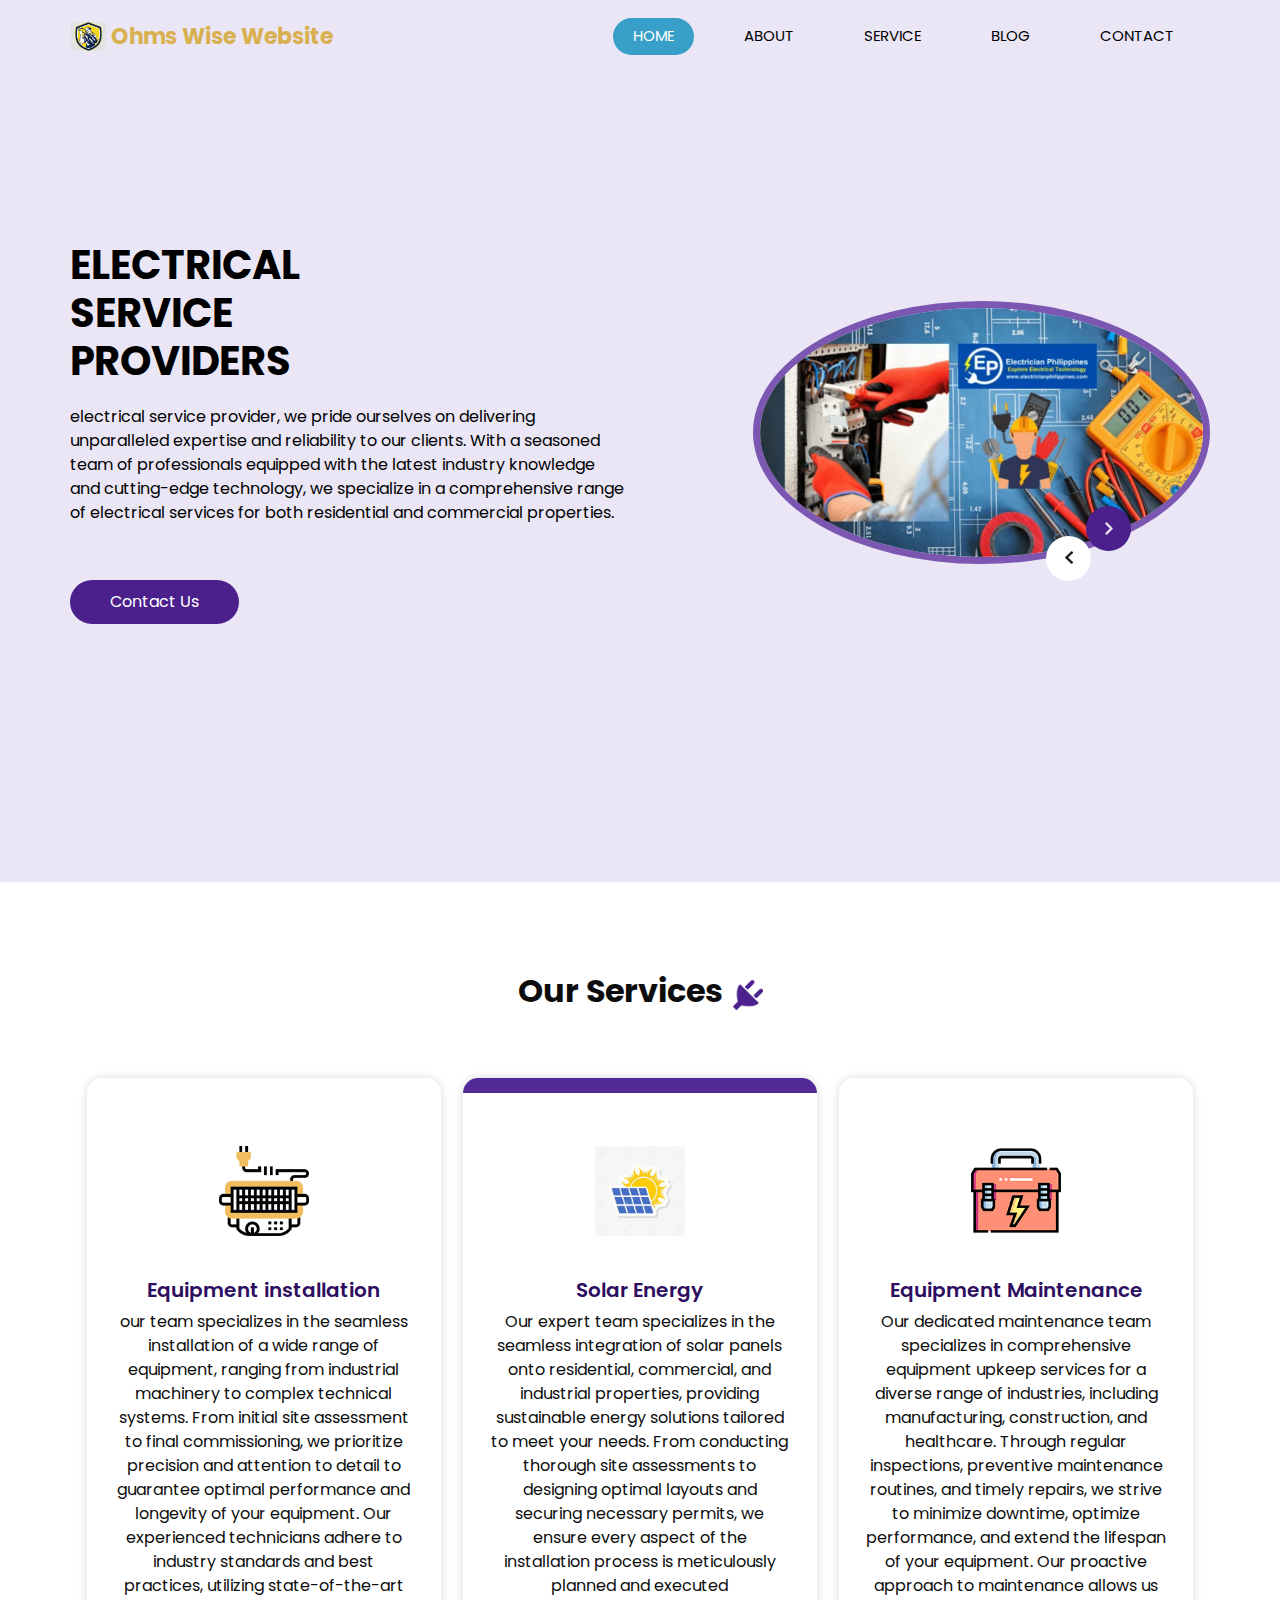
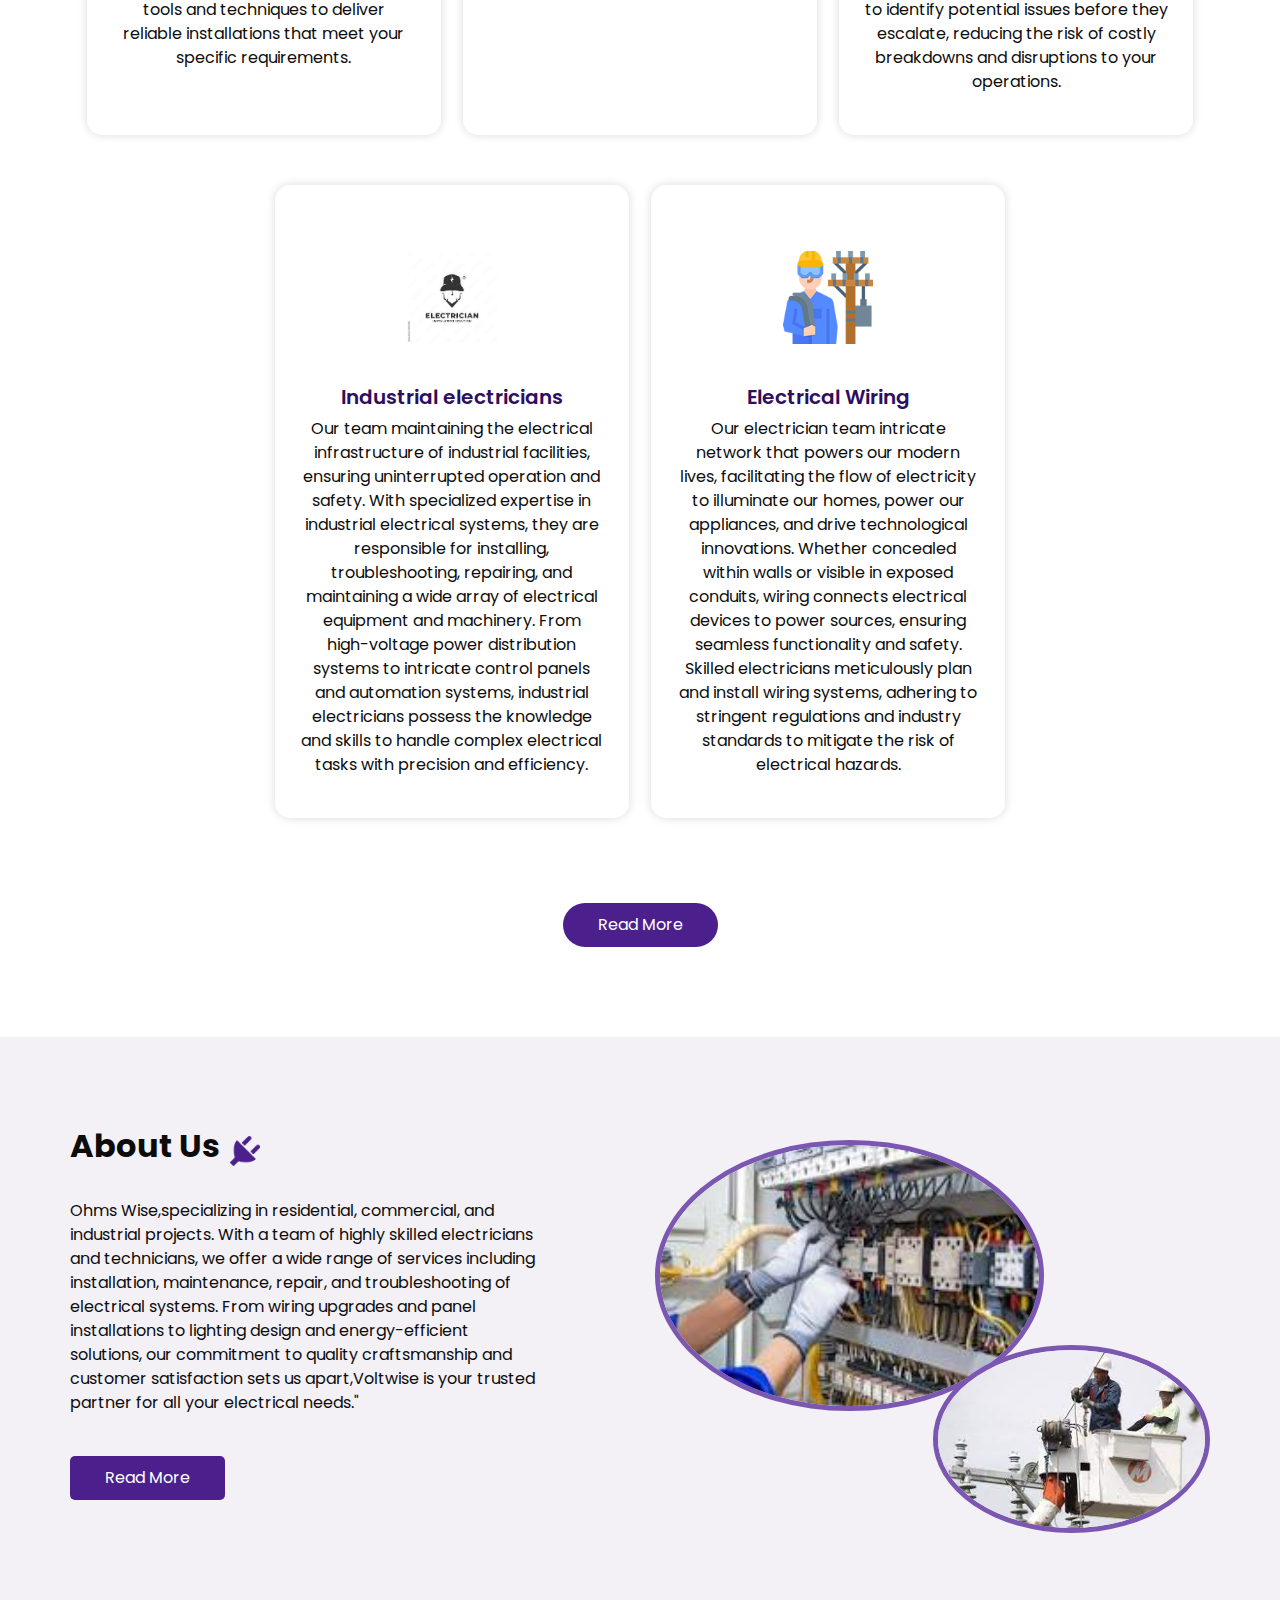
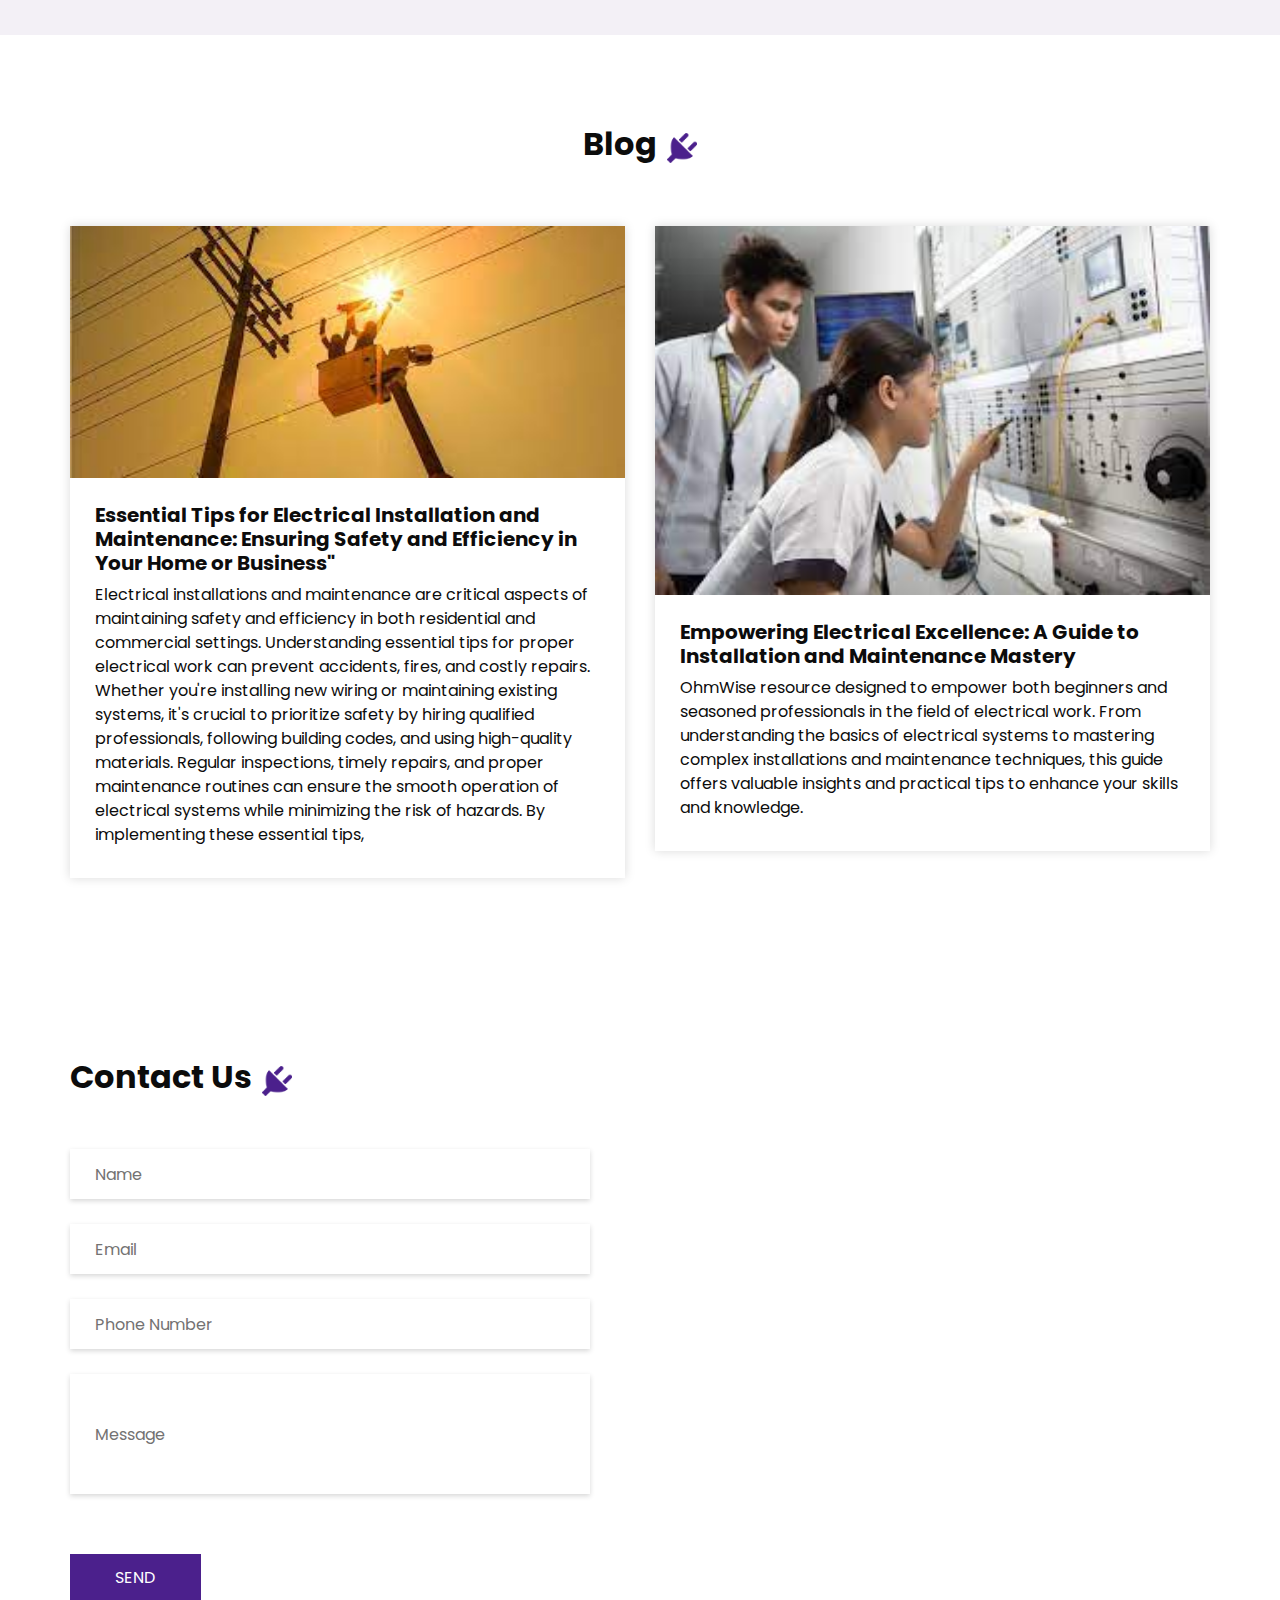
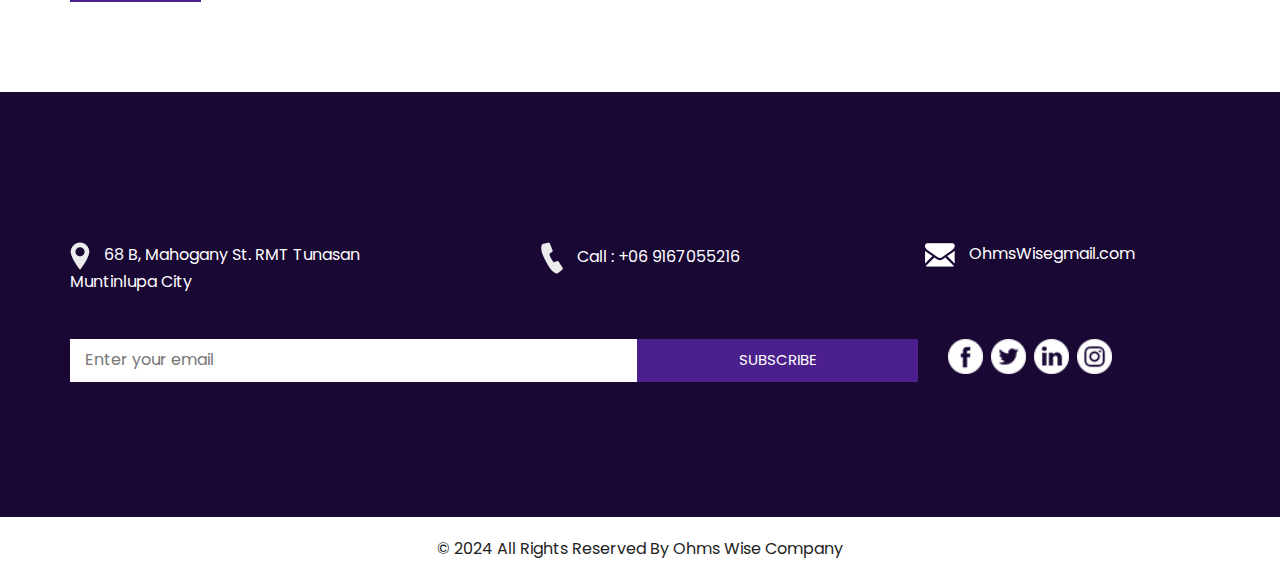
<file: electrochip-html/index.html>
<!DOCTYPE html>
<html>

<head>
  <!-- Basic -->
  <meta charset="utf-8" />
  <meta http-equiv="X-UA-Compatible" content="IE=edge" />
  <!-- Mobile Metas -->
  <meta name="viewport" content="width=device-width, initial-scale=1, shrink-to-fit=no" />
  <!-- Site Metas -->
  <meta name="keywords" content="" />
  <meta name="description" content="" />
  <meta name="author" content="" />

  <title>Ohms Wise Website</title>

  <!-- slider stylesheet -->
  <link rel="stylesheet" type="text/css" href="https://cdnjs.cloudflare.com/ajax/libs/OwlCarousel2/2.1.3/assets/owl.carousel.min.css" />

  <!-- bootstrap core css -->
  <link rel="stylesheet" type="text/css" href="css/bootstrap.css" />

  <!-- fonts style -->
  <link href="https://fonts.googleapis.com/css?family=Poppins:400,600,700&display=swap" rel="stylesheet">
  <!-- Custom styles for this template -->
  <link href="css/style.css" rel="stylesheet" />
  <!-- responsive style -->
  <link href="css/responsive.css" rel="stylesheet" />
</head>

<body>

  <div class="hero_area">
    <!-- header section strats -->
    <header class="header_section">
      <div class="container">
        <nav class="navbar navbar-expand-lg custom_nav-container ">
          <a class="navbar-brand" href="index.html">
            <img src="images/logo.png" alt="">
            <span>
              Ohms Wise Website
            </span>
          </a>
          <button class="navbar-toggler" type="button" data-toggle="collapse" data-target="#navbarSupportedContent" aria-controls="navbarSupportedContent" aria-expanded="false" aria-label="Toggle navigation">
            <span class="s-1"> </span>
            <span class="s-2"> </span>
            <span class="s-3"> </span>
          </button>

          <div class="collapse navbar-collapse" id="navbarSupportedContent">
            <div class="d-flex ml-auto flex-column flex-lg-row align-items-center">
              <ul class="navbar-nav  ">
                <li class="nav-item active">
                  <a class="nav-link" href="index.html">Home <span class="sr-only">(current)</span></a>
                </li>
                <li class="nav-item">
                  <a class="nav-link" href="about.html"> About</a>
                </li>
                <li class="nav-item">
                  <a class="nav-link" href="service.html"> Service </a>
                </li>
                <li class="nav-item">
                  <a class="nav-link" href="blog.html"> Blog </a>
                </li>
                <li class="nav-item">
                  <a class="nav-link" href="contact.html">Contact </a>
                </li>
              </ul>
            </div>
          </div>
        </nav>
      </div>
    </header>
    <!-- end header section -->
    <!-- slider section -->
    <section class=" slider_section ">
      <div class="container">
        <div class="row">
          <div class="col-md-6 ">
            <div class="detail_box">
              <h1>
                Electrical <br>
                Service <br>
                Providers
              </h1>
          </p>electrical service provider, we pride ourselves on delivering unparalleled expertise and reliability to our clients. With a seasoned team of professionals equipped with the latest industry knowledge and cutting-edge technology, we specialize in a comprehensive range of electrical services for both residential and commercial properties.</p>
              <a href="" class="">
                Contact Us
            </div>
          </div>
          <div class="col-lg-5 col-md-6 offset-lg-1">
            <div class="img_content">
              <div class="img_container">
                <div id="carouselExampleControls" class="carousel slide" data-ride="carousel">
                  <div class="carousel-inner">
                    <div class="carousel-item active">
                      <div class="img-box">
                        <img src="images/slider-img.jpg" alt="">
                      </div>
                    </div>
                    <div class="carousel-item">
                      <div class="img-box">
                        <img src="images/slider-img.jpg" alt="">
                      </div>
                    </div>
                    <div class="carousel-item">
                      <div class="img-box">
                        <img src="images/slider-img.jpg" alt="">
                      </div>
                    </div>
                  </div>
                </div>
              </div>
              <a class="carousel-control-prev" href="#carouselExampleControls" role="button" data-slide="prev">
                <span class="sr-only">Previous</span>
              </a>
              <a class="carousel-control-next" href="#carouselExampleControls" role="button" data-slide="next">
                <span class="sr-only">Next</span>
              </a>
            </div>

          </div>
        </div>
      </div>
    </section>
    <!-- end slider section -->
  </div>


  <!-- service section -->
  <section class="service_section layout_padding">
    <div class="container">
      <div class="heading_container">
        <h2>
          Our Services
        </h2>
        <img src="images/plug.png" alt="">
      </div>

      <div class="service_container">
        <div class="box">
          <div class="img-box">
            <img src="images/s1.png" class="img1" alt="">
          </div>
          <div class="detail-box">
            <h5>
              Equipment installation
            </h5>
            <p>
              our team specializes in the seamless installation of a wide range of equipment, ranging from industrial machinery to complex technical systems. From initial site assessment to final commissioning, we prioritize precision and attention to detail to guarantee optimal performance and longevity of your equipment. Our experienced technicians adhere to industry standards and best practices, utilizing state-of-the-art tools and techniques to deliver reliable installations that meet your specific requirements.
            </p>
          </div>
        </div>
        <div class="box active">
          <div class="img-box">
            <img src="images/s2.png" class="img1" alt="">
          </div>
          <div class="detail-box">
            <h5>
              Solar Energy
            </h5>
            <p>
              Our expert team specializes in the seamless integration of solar panels onto residential, commercial, and industrial properties, providing sustainable energy solutions tailored to meet your needs. From conducting thorough site assessments to designing optimal layouts and securing necessary permits, we ensure every aspect of the installation process is meticulously planned and executed
            </p>
          </div>
        </div>
        <div class="box">
          <div class="img-box">
            <img src="images/s3.png" class="img1" alt="">
          </div>
          <div class="detail-box">
            <h5>
              Equipment Maintenance
            </h5>
            <p>
              Our dedicated maintenance team specializes in comprehensive equipment upkeep services for a diverse range of industries, including manufacturing, construction, and healthcare. Through regular inspections, preventive maintenance routines, and timely repairs, we strive to minimize downtime, optimize performance, and extend the lifespan of your equipment. Our proactive approach to maintenance allows us to identify potential issues before they escalate, reducing the risk of costly breakdowns and disruptions to your operations.
            </p>
          </div>
        </div>
        <div class="box ">
          <div class="img-box">
            <img src="images/s4.png" class="img1" alt="">
          </div>
          <div class="detail-box">
            <h5>
              Industrial electricians
            </h5>
            <p>
              Our team  maintaining the electrical infrastructure of industrial facilities, ensuring uninterrupted operation and safety. With specialized expertise in industrial electrical systems, they are responsible for installing, troubleshooting, repairing, and maintaining a wide array of electrical equipment and machinery. From high-voltage power distribution systems to intricate control panels and automation systems, industrial electricians possess the knowledge and skills to handle complex electrical tasks with precision and efficiency.
            </p>
          </div>
        </div>
        <div class="box">
          <div class="img-box">
            <img src="images/s5.png" class="img1" alt="">
          </div>
          <div class="detail-box">
            <h5>
              Electrical Wiring
            </h5>
            <p>
              Our electrician team intricate network that powers our modern lives, facilitating the flow of electricity to illuminate our homes, power our appliances, and drive technological innovations. Whether concealed within walls or visible in exposed conduits, wiring connects electrical devices to power sources, ensuring seamless functionality and safety. Skilled electricians meticulously plan and install wiring systems, adhering to stringent regulations and industry standards to mitigate the risk of electrical hazards.

            </p>
          </div>
        </div>
      </div>
      <div class="btn-box">
        <a href="">
          Read More
        </a>
      </div>
    </div>
  </section>
  <!-- end service section -->

  <!-- about section -->
  <section class="about_section layout_padding">
    <div class="container">
      <div class="row">
        <div class="col-md-6">
          <div class="detail-box">
            <div class="heading_container">
              <h2>
                About Us
              </h2>
              <img src="images/plug.png" alt="">
            </div>
            <p>
              Ohms Wise,specializing in residential, commercial, and industrial projects. With a team of highly skilled electricians and technicians, we offer a wide range of services including installation, maintenance, repair, and troubleshooting of electrical systems. From wiring upgrades and panel installations to lighting design and energy-efficient solutions, our commitment to quality craftsmanship and customer satisfaction sets us apart,Voltwise is your trusted partner for all your electrical needs."
            </p>
            <a href="">
              Read More
            </a>
          </div>
        </div>
        <div class="col-md-6">
          <div class="img_container">
            <div class="img-box b1">
              <img src="images/about-img1.jpg" alt="" />
            </div>
            <div class="img-box b2">
              <img src="images/about-img2.jpg" alt="" />
            </div>
          </div>

        </div>

      </div>
    </div>
  </section>

  <!-- end about section -->




  <!-- blog section -->

  <section class="blog_section layout_padding">
    <div class="container">
      <div class="heading_container">
        <h2>
          Blog
        </h2>
        <img src="images/plug.png" alt="">
      </div>
      <div class="row">
        <div class="col-md-6">
          <div class="box">
            <div class="img-box">
              <img src="images/blog1.jpg" alt="">
            </div>
            <div class="detail-box">
              <h5>
                Essential Tips for Electrical Installation and Maintenance: Ensuring Safety and Efficiency in Your Home or Business"
              </h5>
              <p>
                Electrical installations and maintenance are critical aspects of maintaining safety and efficiency in both residential and commercial settings. Understanding essential tips for proper electrical work can prevent accidents, fires, and costly repairs. Whether you're installing new wiring or maintaining existing systems, it's crucial to prioritize safety by hiring qualified professionals, following building codes, and using high-quality materials. Regular inspections, timely repairs, and proper maintenance routines can ensure the smooth operation of electrical systems while minimizing the risk of hazards. By implementing these essential tips,
              </p>
            </div>
          </div>
        </div>
        <div class="col-md-6">
          <div class="box">
            <div class="img-box">
              <img src="images/blog2.jpg" alt="">
            </div>
            <div class="detail-box">
              <h5>
                Empowering Electrical Excellence: A Guide to Installation and Maintenance Mastery
              </h5>
              <p>
                OhmWise resource designed to empower both beginners and seasoned professionals in the field of electrical work. From understanding the basics of electrical systems to mastering complex installations and maintenance techniques, this guide offers valuable insights and practical tips to enhance your skills and knowledge.
              </p>
            </div>
          </div>
        </div>
      </div>
    </div>
  </section>

  <!-- end blog section -->



  <!-- contact section -->

  <section class="contact_section layout_padding">
    <div class="container ">
      <div class="heading_container">
        <h2>
          Contact Us
        </h2>
        <img src="images/plug.png" alt="">
      </div>
    </div>
    <div class="container">
      <div class="row">
        <div class="col-md-6">
          <form action="">
            <div>
              <input type="text" placeholder="Name" />
            </div>
            <div>
              <input type="email" placeholder="Email" />
            </div>
            <div>
              <input type="text" placeholder="Phone Number" />
            </div>
            <div>
              <input type="text" class="message-box" placeholder="Message" />
            </div>
            <div class="d-flex ">
              <button>
                SEND
              </button>
            </div>
          </form>
        </div>
        <div class="col-md-6">
        </div>
      </div>
    </div>
  </section>

  <!-- end contact section -->


  <!-- info section -->

  <section class="info_section layout_padding">
    <div class="container">
      <div class="info_contact">
        <div class="row">
          <div class="col-md-4">
            <a href="">
              <img src="images/location-white.png" alt="">
              <span>
                68 B, Mahogany St. RMT Tunasan Muntinlupa City
              </span>
            </a>
          </div>
          <div class="col-md-4">
            <a href="">
              <img src="images/telephone-white.png" alt="">
              <span>
                Call : +06 9167055216
              </span>
            </a>
          </div>
          <div class="col-md-4">
            <a href="">
              <img src="images/envelope-white.png" alt="">
              <span>
                OhmsWisegmail.com
              </span>
            </a>
          </div>
        </div>
      </div>
      <div class="row">
        <div class="col-md-8 col-lg-9">
          <div class="info_form">
            <form action="">
              <input type="text" placeholder="Enter your email">
              <button>
                subscribe
              </button>
            </form>
          </div>
        </div>
        <div class="col-md-4 col-lg-3">
          <div class="info_social">
            <div>
              <a href="">
                <img src="images/fb.png" alt="">
              </a>
            </div>
            <div>
              <a href="">
                <img src="images/twitter.png" alt="">
              </a>
            </div>
            <div>
              <a href="">
                <img src="images/linkedin.png" alt="">
              </a>
            </div>
            <div>
              <a href="">
                <img src="images/instagram.png" alt="">
              </a>
            </div>
          </div>
        </div>
      </div>

    </div>
  </section>

  <!-- end info section -->

  <!-- footer section -->
  <footer class="container-fluid footer_section">
    <div class="container">
      <div class="row">
        <div class="col-lg-7 col-md-9 mx-auto">
          <p>
            &copy; 2024 All Rights Reserved By
            <a href="https://html.design/">Ohms Wise Company</a>
          </p>
        </div>
      </div>
    </div>
  </footer>
  <!-- footer section -->


  <script src="js/jquery-3.4.1.min.js"></script>
  <script src="js/bootstrap.js"></script>

</body>

</html>
</file>
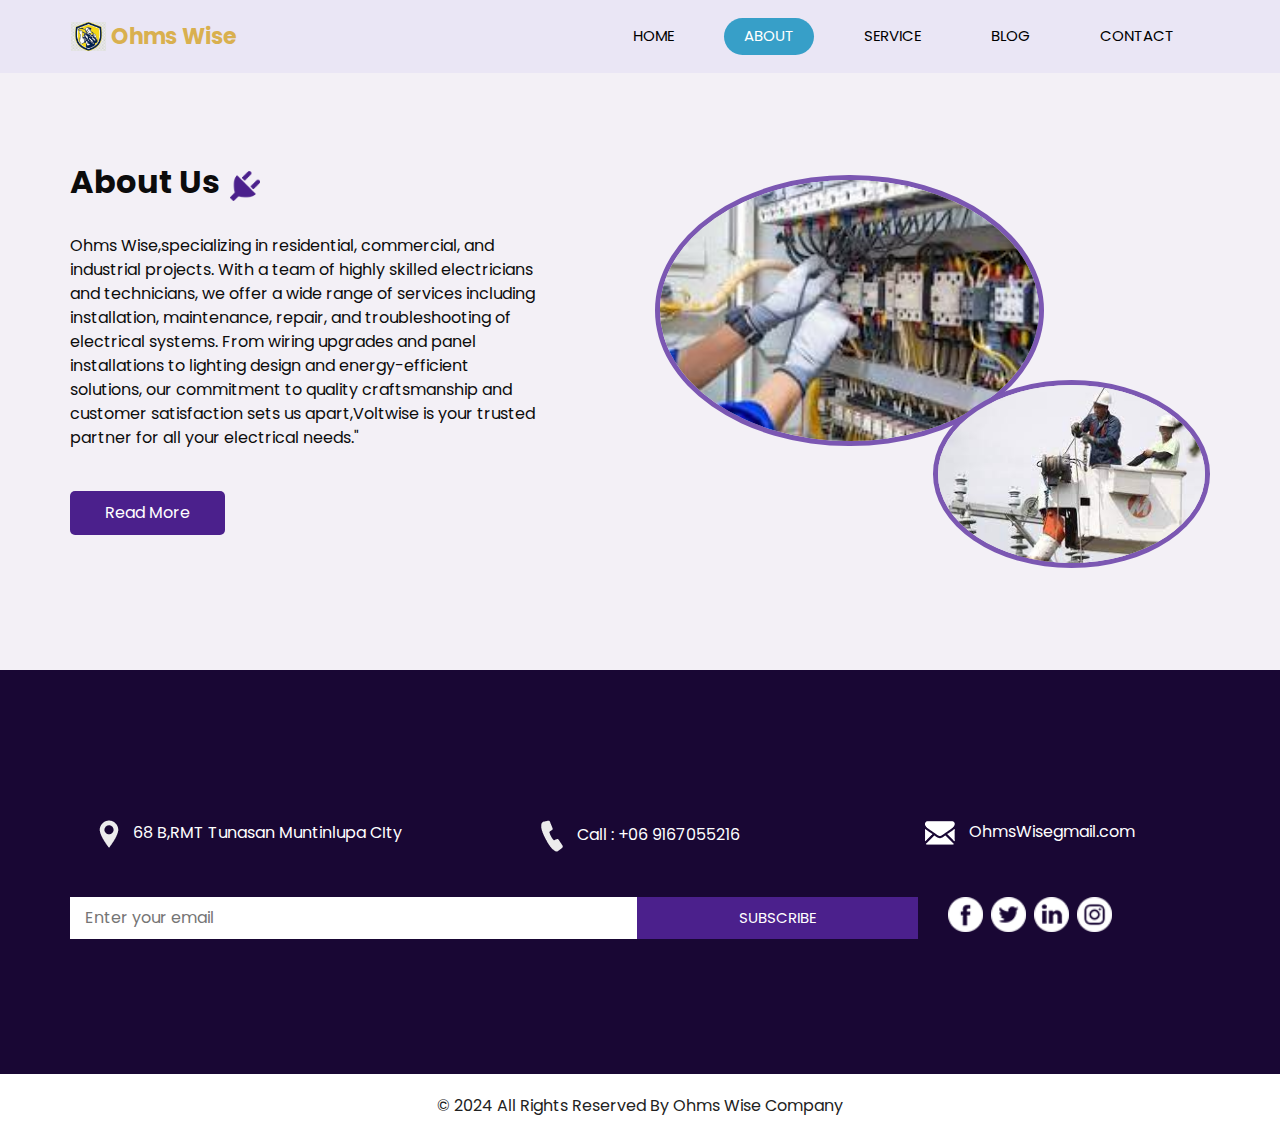
<file: electrochip-html/about.html>
<!DOCTYPE html>
<html>

<head>
  <!-- Basic -->
  <meta charset="utf-8" />
  <meta http-equiv="X-UA-Compatible" content="IE=edge" />
  <!-- Mobile Metas -->
  <meta name="viewport" content="width=device-width, initial-scale=1, shrink-to-fit=no" />
  <!-- Site Metas -->
  <meta name="keywords" content="" />
  <meta name="description" content="" />
  <meta name="author" content="" />

  <title>Ohms Wise Website</title>

  <!-- slider stylesheet -->
  <link rel="stylesheet" type="text/css" href="https://cdnjs.cloudflare.com/ajax/libs/OwlCarousel2/2.1.3/assets/owl.carousel.min.css" />

  <!-- bootstrap core css -->
  <link rel="stylesheet" type="text/css" href="css/bootstrap.css" />

  <!-- fonts style -->
  <link href="https://fonts.googleapis.com/css?family=Poppins:400,600,700&display=swap" rel="stylesheet">
  <!-- Custom styles for this template -->
  <link href="css/style.css" rel="stylesheet" />
  <!-- responsive style -->
  <link href="css/responsive.css" rel="stylesheet" />
</head>

<body class="sub_page">

  <div class="hero_area">
    <!-- header section strats -->
    <header class="header_section">
      <div class="container">
        <nav class="navbar navbar-expand-lg custom_nav-container ">
          <a class="navbar-brand" href="index.html">
            <img src="images/logo.png" alt="">
            <span>
              Ohms Wise
            </span>
          </a>
          <button class="navbar-toggler" type="button" data-toggle="collapse" data-target="#navbarSupportedContent" aria-controls="navbarSupportedContent" aria-expanded="false" aria-label="Toggle navigation">
            <span class="s-1"> </span>
            <span class="s-2"> </span>
            <span class="s-3"> </span>
          </button>

          <div class="collapse navbar-collapse" id="navbarSupportedContent">
            <div class="d-flex ml-auto flex-column flex-lg-row align-items-center">
              <ul class="navbar-nav  ">
                <li class="nav-item ">
                  <a class="nav-link" href="index.html">Home <span class="sr-only">(current)</span></a>
                </li>
                <li class="nav-item active">
                  <a class="nav-link" href="about.html"> About</a>
                </li>
                <li class="nav-item">
                  <a class="nav-link" href="service.html"> Service </a>
                </li>
                <li class="nav-item">
                  <a class="nav-link" href="blog.html"> Blog </a>
                </li>
                <li class="nav-item">
                  <a class="nav-link" href="contact.html">Contact </a>
                </li>
              </ul>
            </div>
          </div>
        </nav>
      </div>
    </header>
    <!-- end header section -->
  </div>



  <!-- about section -->
  <section class="about_section layout_padding">
    <div class="container">
      <div class="row">
        <div class="col-md-6">
          <div class="detail-box">
            <div class="heading_container">
              <h2>
                About Us
              </h2>
              <img src="images/plug.png" alt="">
            </div>
            <p>
              Ohms Wise,specializing in residential, commercial, and industrial projects. With a team of highly skilled electricians and technicians, we offer a wide range of services including installation, maintenance, repair, and troubleshooting of electrical systems. From wiring upgrades and panel installations to lighting design and energy-efficient solutions, our commitment to quality craftsmanship and customer satisfaction sets us apart,Voltwise is your trusted partner for all your electrical needs."
            </p>
            <a href="">
              Read More
            </a>
          </div>
        </div>
        <div class="col-md-6">
          <div class="img_container">
            <div class="img-box b1">
              <img src="images/about-img1.jpg" alt="" />
            </div>
            <div class="img-box b2">
              <img src="images/about-img2.jpg" alt="" />
            </div>
          </div>

        </div>

      </div>
    </div>
  </section>

  <!-- end about section -->

  <!-- info section -->

  <section class="info_section layout_padding">
    <div class="container">
      <div class="info_contact">
        <div class="row">
          <div class="col-md-4">
            <a href="">
              <img src="images/location-white.png" alt="">
              <span>
                68 B,RMT Tunasan Muntinlupa CIty
              </span>
            </a>
          </div>
          <div class="col-md-4">
            <a href="">
              <img src="images/telephone-white.png" alt="">
              <span>
                Call : +06 9167055216
              </span>
            </a>
          </div>
          <div class="col-md-4">
            <a href="">
              <img src="images/envelope-white.png" alt="">
              <span>
                OhmsWisegmail.com
              </span>
            </a>
          </div>
        </div>
      </div>
      <div class="row">
        <div class="col-md-8 col-lg-9">
          <div class="info_form">
            <form action="">
              <input type="text" placeholder="Enter your email">
              <button>
                subscribe
              </button>
            </form>
          </div>
        </div>
        <div class="col-md-4 col-lg-3">
          <div class="info_social">
            <div>
              <a href="">
                <img src="images/fb.png" alt="">
              </a>
            </div>
            <div>
              <a href="">
                <img src="images/twitter.png" alt="">
              </a>
            </div>
            <div>
              <a href="">
                <img src="images/linkedin.png" alt="">
              </a>
            </div>
            <div>
              <a href="">
                <img src="images/instagram.png" alt="">
              </a>
            </div>
          </div>
        </div>
      </div>

    </div>
  </section>

  <!-- end info section -->

  <!-- footer section -->
  <footer class="container-fluid footer_section">
    <div class="container">
      <div class="row">
        <div class="col-lg-7 col-md-9 mx-auto">
          <p>
            &copy; 2024 All Rights Reserved By
            <a href="https://html.design/">Ohms Wise Company</a>
          </p>
        </div>
      </div>
    </div>
  </footer>
  <!-- footer section -->


  <script src="js/jquery-3.4.1.min.js"></script>
  <script src="js/bootstrap.js"></script>

</body>

</html>
</file>
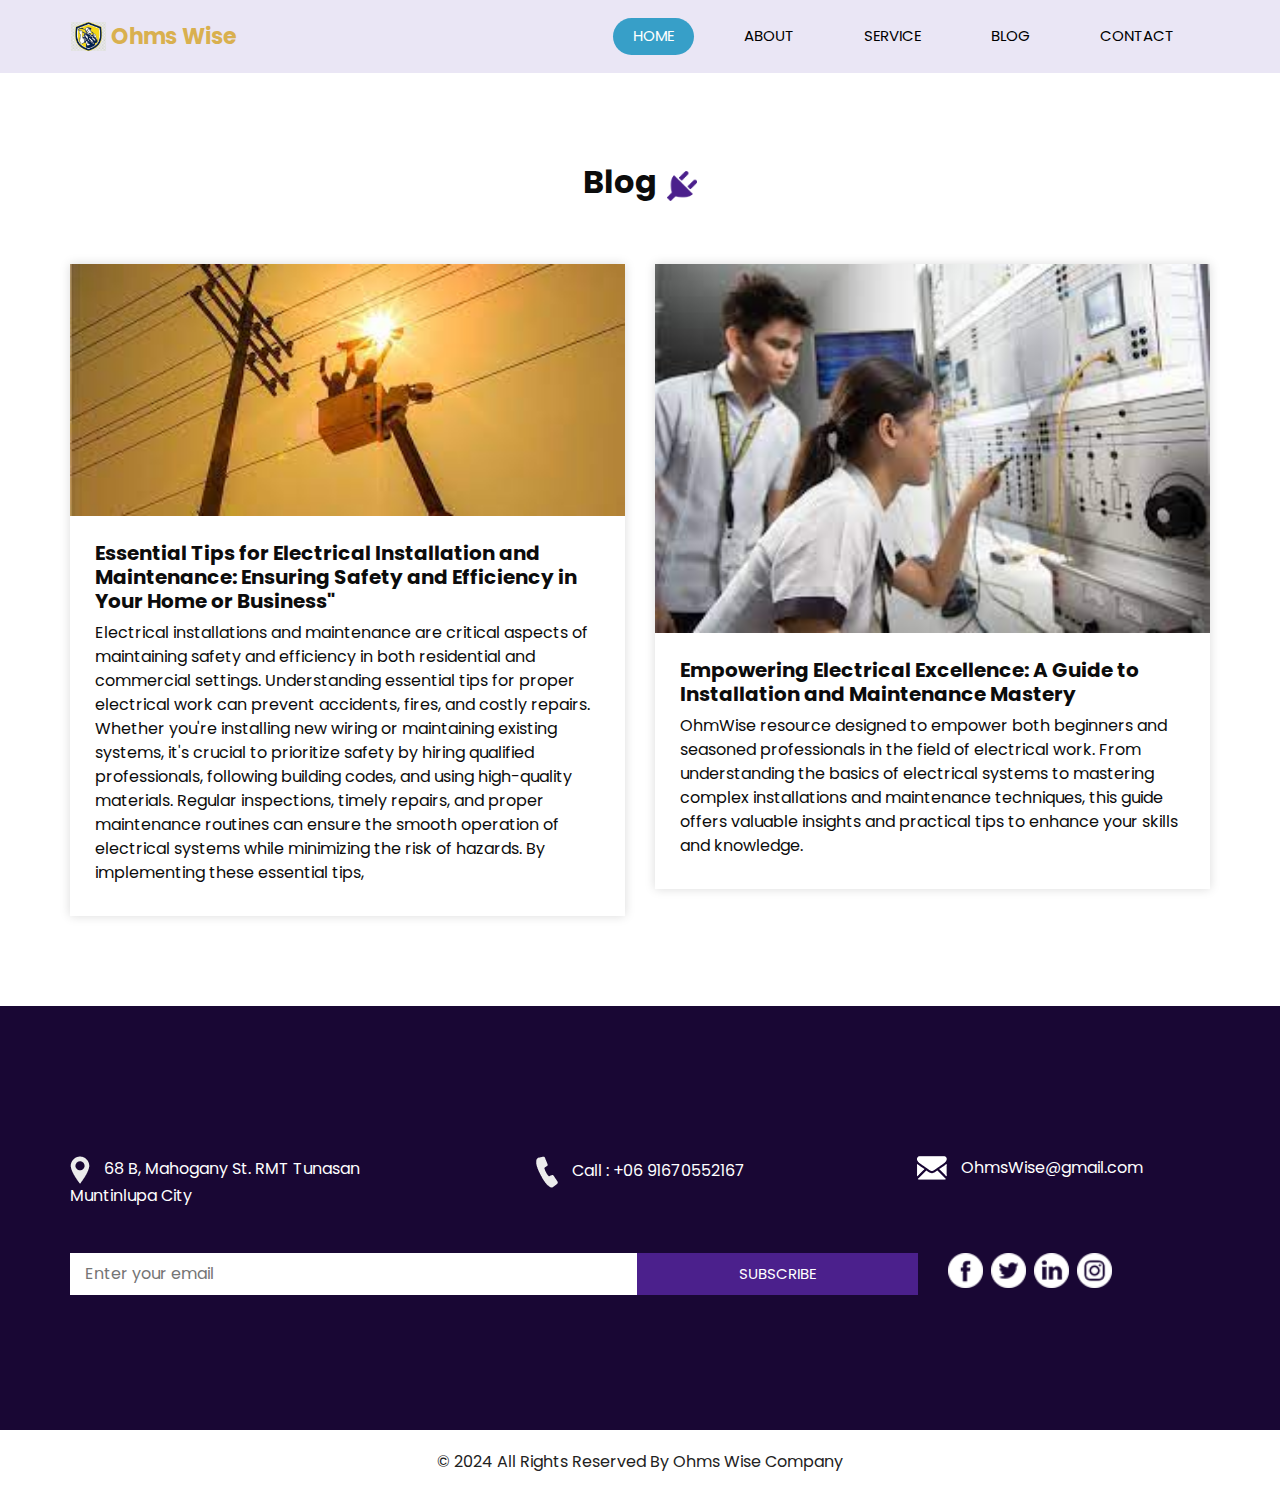
<file: electrochip-html/blog.html>
<!DOCTYPE html>
<html>

<head>
  <!-- Basic -->
  <meta charset="utf-8" />
  <meta http-equiv="X-UA-Compatible" content="IE=edge" />
  <!-- Mobile Metas -->
  <meta name="viewport" content="width=device-width, initial-scale=1, shrink-to-fit=no" />
  <!-- Site Metas -->
  <meta name="keywords" content="" />
  <meta name="description" content="" />
  <meta name="author" content="" />

  <title>Ohms Wise Website</title>

  <!-- slider stylesheet -->
  <link rel="stylesheet" type="text/css" href="https://cdnjs.cloudflare.com/ajax/libs/OwlCarousel2/2.1.3/assets/owl.carousel.min.css" />

  <!-- bootstrap core css -->
  <link rel="stylesheet" type="text/css" href="css/bootstrap.css" />

  <!-- fonts style -->
  <link href="https://fonts.googleapis.com/css?family=Poppins:400,600,700&display=swap" rel="stylesheet">
  <!-- Custom styles for this template -->
  <link href="css/style.css" rel="stylesheet" />
  <!-- responsive style -->
  <link href="css/responsive.css" rel="stylesheet" />
</head>

<body class="sub_page">

  <div class="hero_area">
    <!-- header section strats -->
    <header class="header_section">
      <div class="container">
        <nav class="navbar navbar-expand-lg custom_nav-container ">
          <a class="navbar-brand" href="index.html">
            <img src="images/logo.png" alt="">
            <span>
              Ohms Wise
            </span>
          </a>
          <button class="navbar-toggler" type="button" data-toggle="collapse" data-target="#navbarSupportedContent" aria-controls="navbarSupportedContent" aria-expanded="false" aria-label="Toggle navigation">
            <span class="s-1"> </span>
            <span class="s-2"> </span>
            <span class="s-3"> </span>
          </button>

          <div class="collapse navbar-collapse" id="navbarSupportedContent">
            <div class="d-flex ml-auto flex-column flex-lg-row align-items-center">
              <ul class="navbar-nav  ">
                <li class="nav-item active">
                  <a class="nav-link" href="index.html">Home <span class="sr-only">(current)</span></a>
                </li>
                <li class="nav-item">
                  <a class="nav-link" href="about.html"> About</a>
                </li>
                <li class="nav-item">
                  <a class="nav-link" href="service.html"> Service </a>
                </li>
                <li class="nav-item">
                  <a class="nav-link" href="blog.html"> Blog </a>
                </li>
                <li class="nav-item">
                  <a class="nav-link" href="contact.html">Contact </a>
                </li>
              </ul>
            </div>
          </div>
        </nav>
      </div>
    </header>
    <!-- end header section -->
  </div>




  <!-- blog section -->

  <section class="blog_section layout_padding">
    <div class="container">
      <div class="heading_container">
        <h2>
          Blog
        </h2>
        <img src="images/plug.png" alt="">
      </div>
      <div class="row">
        <div class="col-md-6">
          <div class="box">
            <div class="img-box">
              <img src="images/blog1.jpg" alt="">
            </div>
            <div class="detail-box">
              <h5>
                Essential Tips for Electrical Installation and Maintenance: Ensuring Safety and Efficiency in Your Home or Business"
              </h5>
              <p>Electrical installations and maintenance are critical aspects of maintaining safety and efficiency in both residential and commercial settings. Understanding essential tips for proper electrical work can prevent accidents, fires, and costly repairs. Whether you're installing new wiring or maintaining existing systems, it's crucial to prioritize safety by hiring qualified professionals, following building codes, and using high-quality materials. Regular inspections, timely repairs, and proper maintenance routines can ensure the smooth operation of electrical systems while minimizing the risk of hazards. By implementing these essential tips,</p>
            </div>
          </div>
        </div>
        <div class="col-md-6">
          <div class="box">
            <div class="img-box">
              <img src="images/blog2.jpg" alt="">
            </div>
            <div class="detail-box">
              <h5>
                Empowering Electrical Excellence: A Guide to Installation and Maintenance Mastery
              </h5>
              <p>OhmWise resource designed to empower both beginners and seasoned professionals in the field of electrical work. From understanding the basics of electrical systems to mastering complex installations and maintenance techniques, this guide offers valuable insights and practical tips to enhance your skills and knowledge.</p>
            </div>
          </div>
        </div>
      </div>
    </div>
  </section>

  <!-- end blog section -->






  <!-- info section -->

  <section class="info_section layout_padding">
    <div class="container">
      <div class="info_contact">
        <div class="row">
          <div class="col-md-4">
            <a href="">
              <img src="images/location-white.png" alt="">
              <span>
               68 B, Mahogany St. RMT Tunasan Muntinlupa City
              </span>
            </a>
          </div>
          <div class="col-md-4">
            <a href="">
              <img src="images/telephone-white.png" alt="">
              <span>
                Call : +06 91670552167
              </span>
            </a>
          </div>
          <div class="col-md-4">
            <a href="">
              <img src="images/envelope-white.png" alt="">
              <span>
                OhmsWise@gmail.com
              </span>
            </a>
          </div>
        </div>
      </div>
      <div class="row">
        <div class="col-md-8 col-lg-9">
          <div class="info_form">
            <form action="">
              <input type="text" placeholder="Enter your email">
              <button>
                subscribe
              </button>
            </form>
          </div>
        </div>
        <div class="col-md-4 col-lg-3">
          <div class="info_social">
            <div>
              <a href="">
                <img src="images/fb.png" alt="">
              </a>
            </div>
            <div>
              <a href="">
                <img src="images/twitter.png" alt="">
              </a>
            </div>
            <div>
              <a href="">
                <img src="images/linkedin.png" alt="">
              </a>
            </div>
            <div>
              <a href="">
                <img src="images/instagram.png" alt="">
              </a>
            </div>
          </div>
        </div>
      </div>

    </div>
  </section>

  <!-- end info section -->


  <!-- footer section -->
  <footer class="container-fluid footer_section">
    <div class="container">
      <div class="row">
        <div class="col-lg-7 col-md-9 mx-auto">
          <p>
            &copy; 2024 All Rights Reserved By
            <a href="https://html.design/">Ohms Wise Company</a>
          </p>
        </div>
      </div>
    </div>
  </footer>
  <!-- footer section -->


  <script src="js/jquery-3.4.1.min.js"></script>
  <script src="js/bootstrap.js"></script>

</body>

</html>
</file>
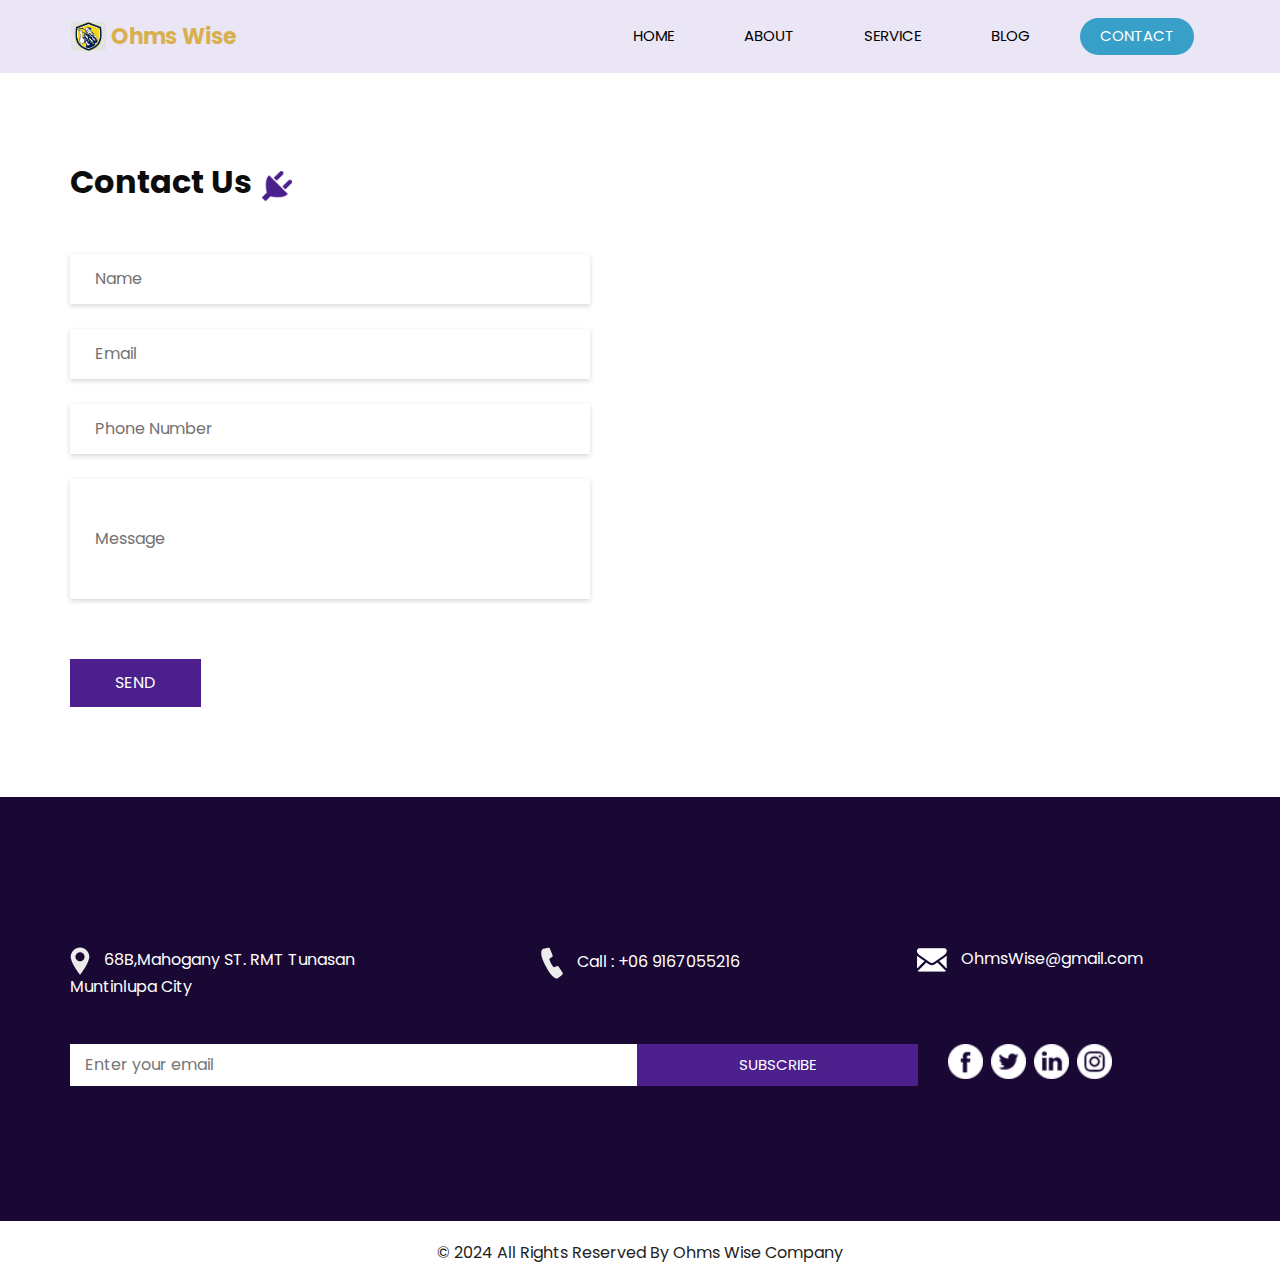
<file: electrochip-html/contact.html>
<!DOCTYPE html>
<html>

<head>
  <!-- Basic -->
  <meta charset="utf-8" />
  <meta http-equiv="X-UA-Compatible" content="IE=edge" />
  <!-- Mobile Metas -->
  <meta name="viewport" content="width=device-width, initial-scale=1, shrink-to-fit=no" />
  <!-- Site Metas -->
  <meta name="keywords" content="" />
  <meta name="description" content="" />
  <meta name="author" content="" />

  <title>Ohms Wise Website</title>

  <!-- slider stylesheet -->
  <link rel="stylesheet" type="text/css" href="https://cdnjs.cloudflare.com/ajax/libs/OwlCarousel2/2.1.3/assets/owl.carousel.min.css" />

  <!-- bootstrap core css -->
  <link rel="stylesheet" type="text/css" href="css/bootstrap.css" />

  <!-- fonts style -->
  <link href="https://fonts.googleapis.com/css?family=Poppins:400,600,700&display=swap" rel="stylesheet">
  <!-- Custom styles for this template -->
  <link href="css/style.css" rel="stylesheet" />
  <!-- responsive style -->
  <link href="css/responsive.css" rel="stylesheet" />
</head>

<body class="sub_page">

  <div class="hero_area">
    <!-- header section strats -->
    <header class="header_section">
      <div class="container">
        <nav class="navbar navbar-expand-lg custom_nav-container ">
          <a class="navbar-brand" href="index.html">
            <img src="images/logo.png" alt="">
            <span>
              Ohms Wise
            </span>
          </a>
          <button class="navbar-toggler" type="button" data-toggle="collapse" data-target="#navbarSupportedContent" aria-controls="navbarSupportedContent" aria-expanded="false" aria-label="Toggle navigation">
            <span class="s-1"> </span>
            <span class="s-2"> </span>
            <span class="s-3"> </span>
          </button>

          <div class="collapse navbar-collapse" id="navbarSupportedContent">
            <div class="d-flex ml-auto flex-column flex-lg-row align-items-center">
              <ul class="navbar-nav  ">
                <li class="nav-item ">
                  <a class="nav-link" href="index.html">Home <span class="sr-only">(current)</span></a>
                </li>
                <li class="nav-item">
                  <a class="nav-link" href="about.html"> About</a>
                </li>
                <li class="nav-item">
                  <a class="nav-link" href="service.html"> Service </a>
                </li>
                <li class="nav-item">
                  <a class="nav-link" href="blog.html"> Blog </a>
                </li>
                <li class="nav-item active">
                  <a class="nav-link" href="contact.html">Contact </a>
                </li>
              </ul>
            </div>
          </div>
        </nav>
      </div>
    </header>
    <!-- end header section -->
  </div>


  <!-- contact section -->

  <section class="contact_section layout_padding">
    <div class="container ">
      <div class="heading_container">
        <h2>
          Contact Us
        </h2>
        <img src="images/plug.png" alt="">
      </div>
    </div>
    <div class="container">
      <div class="row">
        <div class="col-md-6">
          <form action="">
            <div>
              <input type="text" placeholder="Name" />
            </div>
            <div>
              <input type="email" placeholder="Email" />
            </div>
            <div>
              <input type="text" placeholder="Phone Number" />
            </div>
            <div>
              <input type="text" class="message-box" placeholder="Message" />
            </div>
            <div class="d-flex ">
              <button>
                SEND
              </button>
            </div>
          </form>
        </div>
        <div class="col-md-6">
        </div>
      </div>
    </div>
  </section>

  <!-- end contact section -->


  <!-- info section -->

  <section class="info_section layout_padding">
    <div class="container">
      <div class="info_contact">
        <div class="row">
          <div class="col-md-4">
            <a href="">
              <img src="images/location-white.png" alt="">
              <span>
                68B,Mahogany ST. RMT Tunasan Muntinlupa City
              </span>
            </a>
          </div>
          <div class="col-md-4">
            <a href="">
              <img src="images/telephone-white.png" alt="">
              <span>
                Call : +06 9167055216
              </span>
            </a>
          </div>
          <div class="col-md-4">
            <a href="">
              <img src="images/envelope-white.png" alt="">
              <span>
                OhmsWise@gmail.com
              </span>
            </a>
          </div>
        </div>
      </div>
      <div class="row">
        <div class="col-md-8 col-lg-9">
          <div class="info_form">
            <form action="">
              <input type="text" placeholder="Enter your email">
              <button>
                subscribe
              </button>
            </form>
          </div>
        </div>
        <div class="col-md-4 col-lg-3">
          <div class="info_social">
            <div>
              <a href="">
                <img src="images/fb.png" alt="">
              </a>
            </div>
            <div>
              <a href="">
                <img src="images/twitter.png" alt="">
              </a>
            </div>
            <div>
              <a href="">
                <img src="images/linkedin.png" alt="">
              </a>
            </div>
            <div>
              <a href="">
                <img src="images/instagram.png" alt="">
              </a>
            </div>
          </div>
        </div>
      </div>

    </div>
  </section>

  <!-- end info section -->

  <!-- footer section -->
  <footer class="container-fluid footer_section">
    <div class="container">
      <div class="row">
        <div class="col-lg-7 col-md-9 mx-auto">
          <p>
            &copy; 2024 All Rights Reserved By
            <a href="https://html.design/">Ohms Wise Company</a>
          </p>
        </div>
      </div>
    </div>
  </footer>
  <!-- footer section -->


  <script src="js/jquery-3.4.1.min.js"></script>
  <script src="js/bootstrap.js"></script>

</body>

</html>
</file>
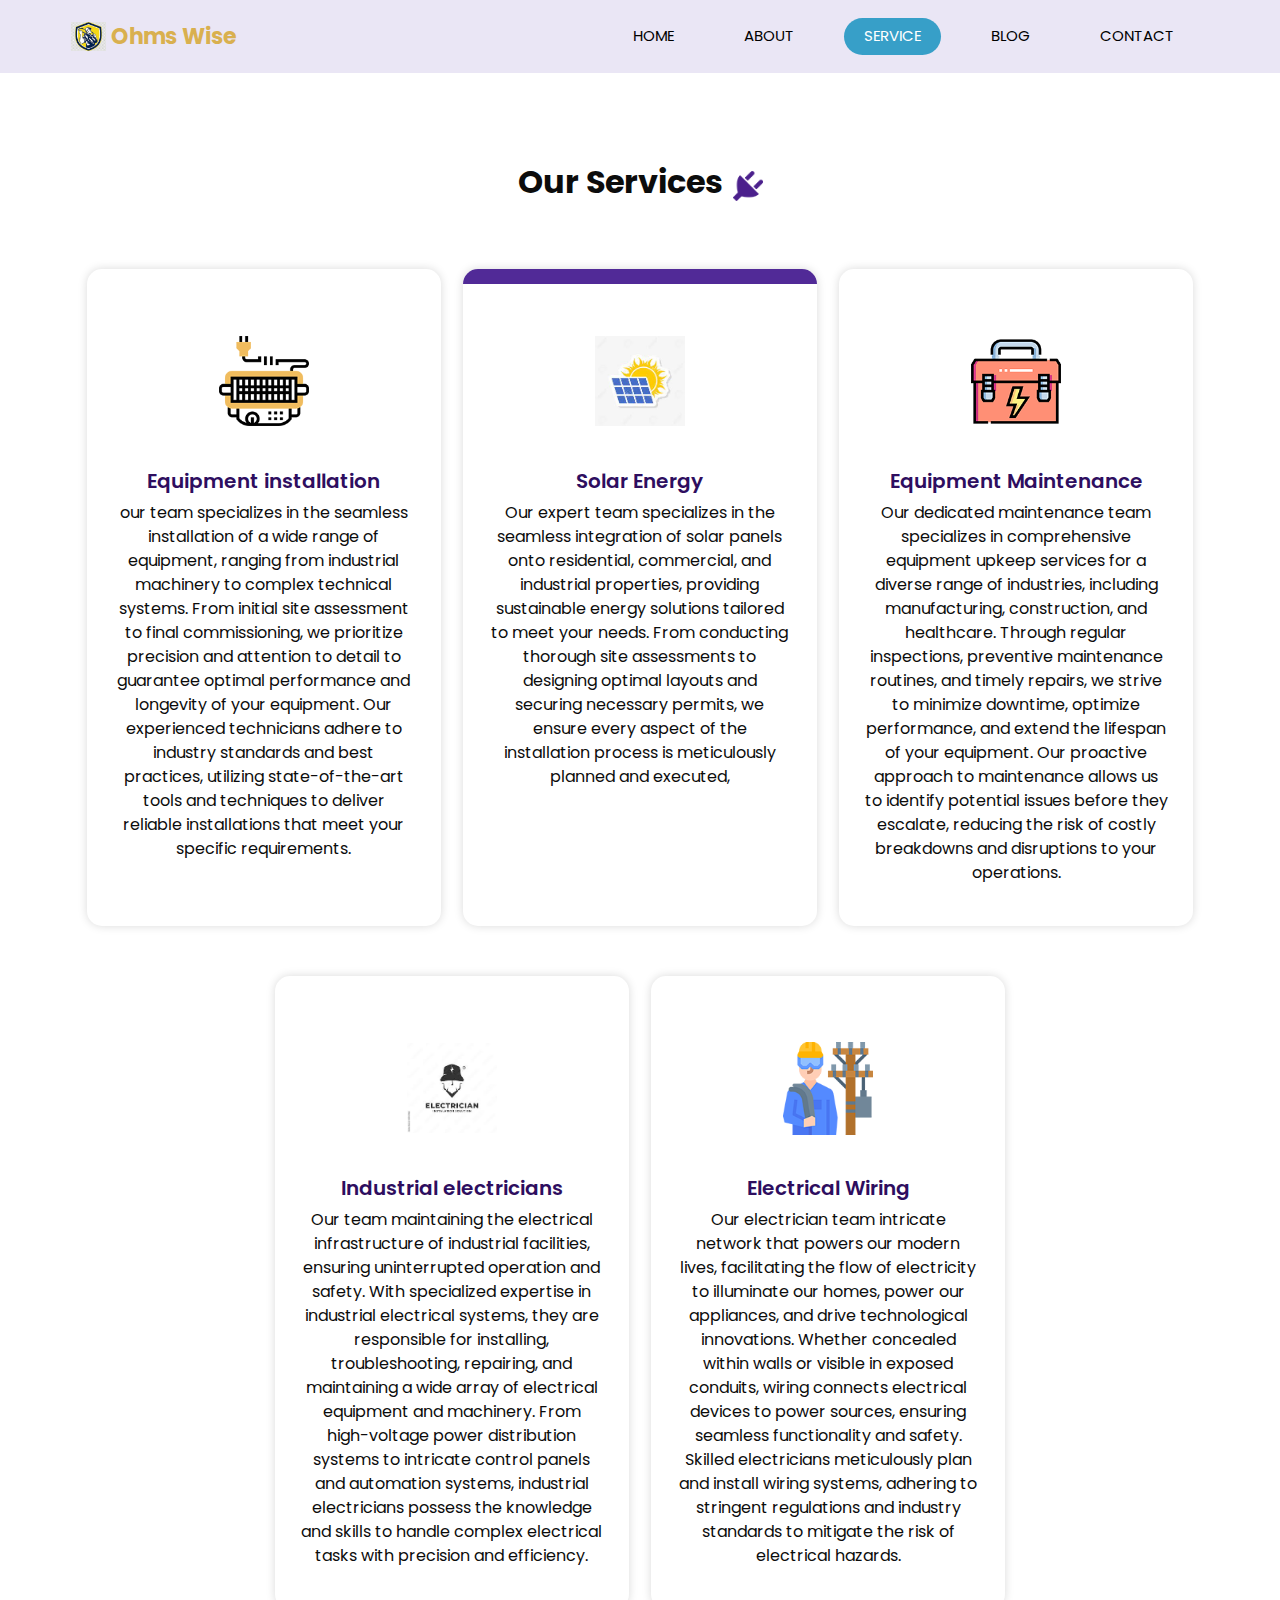
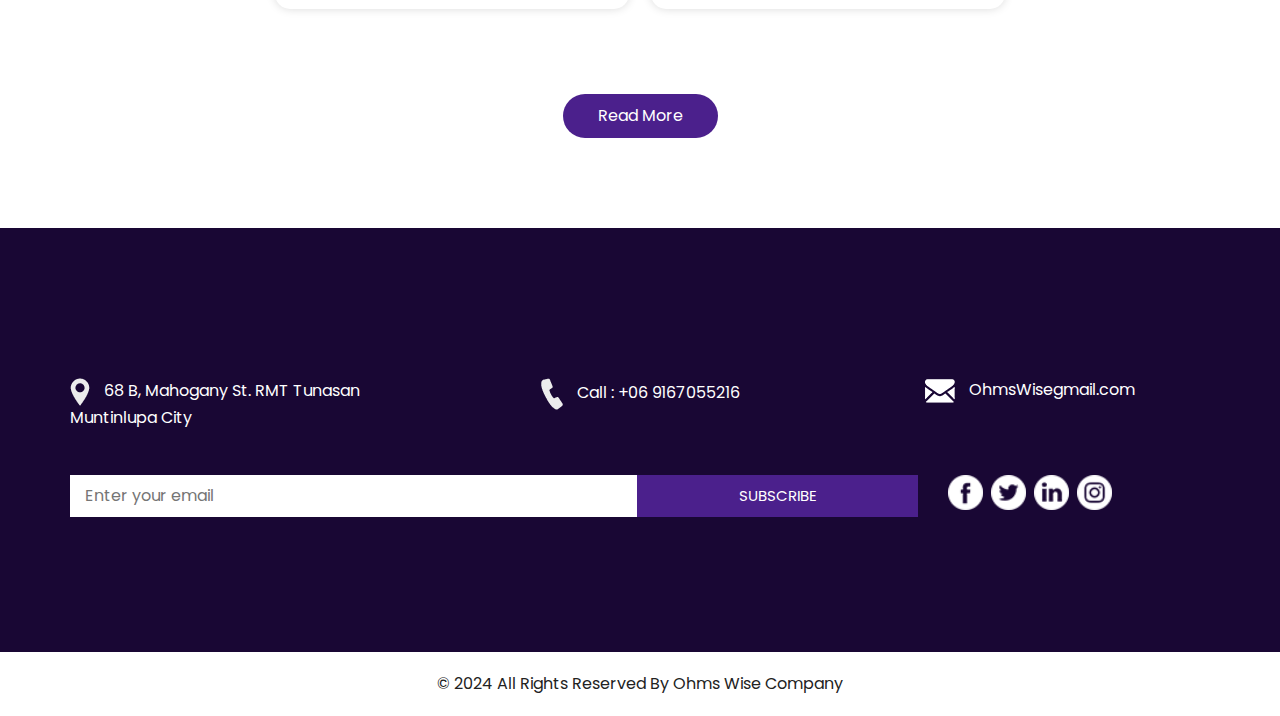
<file: electrochip-html/service.html>
<!DOCTYPE html>
<html>

<head>
  <!-- Basic -->
  <meta charset="utf-8" />
  <meta http-equiv="X-UA-Compatible" content="IE=edge" />
  <!-- Mobile Metas -->
  <meta name="viewport" content="width=device-width, initial-scale=1, shrink-to-fit=no" />
  <!-- Site Metas -->
  <meta name="keywords" content="" />
  <meta name="description" content="" />
  <meta name="author" content="" />

  <title>Ohms Wise Website</title>

  <!-- slider stylesheet -->
  <link rel="stylesheet" type="text/css" href="https://cdnjs.cloudflare.com/ajax/libs/OwlCarousel2/2.1.3/assets/owl.carousel.min.css" />

  <!-- bootstrap core css -->
  <link rel="stylesheet" type="text/css" href="css/bootstrap.css" />

  <!-- fonts style -->
  <link href="https://fonts.googleapis.com/css?family=Poppins:400,600,700&display=swap" rel="stylesheet">
  <!-- Custom styles for this template -->
  <link href="css/style.css" rel="stylesheet" />
  <!-- responsive style -->
  <link href="css/responsive.css" rel="stylesheet" />
</head>

<body class="sub_page">

  <div class="hero_area">
    <!-- header section strats -->
    <header class="header_section">
      <div class="container">
        <nav class="navbar navbar-expand-lg custom_nav-container ">
          <a class="navbar-brand" href="index.html">
            <img src="images/logo.png" alt="">
            <span>
             Ohms Wise
            </span>
          </a>
          <button class="navbar-toggler" type="button" data-toggle="collapse" data-target="#navbarSupportedContent" aria-controls="navbarSupportedContent" aria-expanded="false" aria-label="Toggle navigation">
            <span class="s-1"> </span>
            <span class="s-2"> </span>
            <span class="s-3"> </span>
          </button>

          <div class="collapse navbar-collapse" id="navbarSupportedContent">
            <div class="d-flex ml-auto flex-column flex-lg-row align-items-center">
              <ul class="navbar-nav  ">
                <li class="nav-item ">
                  <a class="nav-link" href="index.html">Home <span class="sr-only">(current)</span></a>
                </li>
                <li class="nav-item">
                  <a class="nav-link" href="about.html"> About</a>
                </li>
                <li class="nav-item active">
                  <a class="nav-link" href="service.html"> Service </a>
                </li>
                <li class="nav-item">
                  <a class="nav-link" href="blog.html"> Blog </a>
                </li>
                <li class="nav-item">
                  <a class="nav-link" href="contact.html">Contact </a>
                </li>
              </ul>
            </div>
          </div>
        </nav>
      </div>
    </header>
    <!-- end header section -->
  </div>


  <!-- service section -->
  <section class="service_section layout_padding">
    <div class="container">
      <div class="heading_container">
        <h2>
          Our Services
        </h2>
        <img src="images/plug.png" alt="">
      </div>

      <div class="service_container">
        <div class="box">
          <div class="img-box">
            <img src="images/s1.png" class="img1" alt="">
          </div>
          <div class="detail-box">
            <h5>
              Equipment installation
            </h5>
            <p>
              our team specializes in the seamless installation of a wide range of equipment, ranging from industrial machinery to complex technical systems. From initial site assessment to final commissioning, we prioritize precision and attention to detail to guarantee optimal performance and longevity of your equipment. Our experienced technicians adhere to industry standards and best practices, utilizing state-of-the-art tools and techniques to deliver reliable installations that meet your specific requirements.
            </p>
          </div>
        </div>
        <div class="box active">
          <div class="img-box">
            <img src="images/s2.png" class="img1" alt="">
          </div>
          <div class="detail-box">
            <h5>
              Solar Energy
            </h5>
            <p>
              Our expert team specializes in the seamless integration of solar panels onto residential, commercial, and industrial properties, providing sustainable energy solutions tailored to meet your needs. From conducting thorough site assessments to designing optimal layouts and securing necessary permits, we ensure every aspect of the installation process is meticulously planned and executed,
            </p>
          </div>
        </div>
        <div class="box">
          <div class="img-box">
            <img src="images/s3.png" class="img1" alt="">
          </div>
          <div class="detail-box">
            <h5>
              Equipment Maintenance
            </h5>
            <p>
              Our dedicated maintenance team specializes in comprehensive equipment upkeep services for a diverse range of industries, including manufacturing, construction, and healthcare. Through regular inspections, preventive maintenance routines, and timely repairs, we strive to minimize downtime, optimize performance, and extend the lifespan of your equipment. Our proactive approach to maintenance allows us to identify potential issues before they escalate, reducing the risk of costly breakdowns and disruptions to your operations.
            </p>
          </div>
        </div>
        <div class="box ">
          <div class="img-box">
            <img src="images/s4.png" class="img1" alt="">
          </div>
          <div class="detail-box">
            <h5>
              Industrial electricians
            </h5>
            <p>
              Our team  maintaining the electrical infrastructure of industrial facilities, ensuring uninterrupted operation and safety. With specialized expertise in industrial electrical systems, they are responsible for installing, troubleshooting, repairing, and maintaining a wide array of electrical equipment and machinery. From high-voltage power distribution systems to intricate control panels and automation systems, industrial electricians possess the knowledge and skills to handle complex electrical tasks with precision and efficiency.
            </p>
          </div>
        </div>
        <div class="box">
          <div class="img-box">
            <img src="images/s5.png" class="img1" alt="">
          </div>
          <div class="detail-box">
            <h5>
              Electrical Wiring
            </h5>
            <p>
              Our electrician team intricate network that powers our modern lives, facilitating the flow of electricity to illuminate our homes, power our appliances, and drive technological innovations. Whether concealed within walls or visible in exposed conduits, wiring connects electrical devices to power sources, ensuring seamless functionality and safety. Skilled electricians meticulously plan and install wiring systems, adhering to stringent regulations and industry standards to mitigate the risk of electrical hazards.
            </p>
          </div>
        </div>
      </div>
      <div class="btn-box">
        <a href="">
          Read More
        </a>
      </div>
    </div>
  </section>
  <!-- end service section -->


  <!-- info section -->

  <section class="info_section layout_padding">
    <div class="container">
      <div class="info_contact">
        <div class="row">
          <div class="col-md-4">
            <a href="">
              <img src="images/location-white.png" alt="">
              <span>
                68 B, Mahogany St. RMT Tunasan Muntinlupa City
              </span>
            </a>
          </div>
          <div class="col-md-4">
            <a href="">
              <img src="images/telephone-white.png" alt="">
              <span>
                Call : +06 9167055216
              </span>
            </a>
          </div>
          <div class="col-md-4">
            <a href="">
              <img src="images/envelope-white.png" alt="">
              <span>
                OhmsWisegmail.com
              </span>
            </a>
          </div>
        </div>
      </div>
      <div class="row">
        <div class="col-md-8 col-lg-9">
          <div class="info_form">
            <form action="">
              <input type="text" placeholder="Enter your email">
              <button>
                subscribe
              </button>
            </form>
          </div>
        </div>
        <div class="col-md-4 col-lg-3">
          <div class="info_social">
            <div>
              <a href="">
                <img src="images/fb.png" alt="">
              </a>
            </div>
            <div>
              <a href="">
                <img src="images/twitter.png" alt="">
              </a>
            </div>
            <div>
              <a href="">
                <img src="images/linkedin.png" alt="">
              </a>
            </div>
            <div>
              <a href="">
                <img src="images/instagram.png" alt="">
              </a>
            </div>
          </div>
        </div>
      </div>

    </div>
  </section>

  <!-- end info section -->

  <!-- footer section -->
  <footer class="container-fluid footer_section">
    <div class="container">
      <div class="row">
        <div class="col-lg-7 col-md-9 mx-auto">
          <p>
            &copy; 2024 All Rights Reserved By
            <a href="https://html.design/">Ohms Wise Company</a>
          </p>
        </div>
      </div>
    </div>
  </footer>
  <!-- footer section -->


  <script src="js/jquery-3.4.1.min.js"></script>
  <script src="js/bootstrap.js"></script>


</body>

</html>
</file>
<file: electrochip-html/css/style.css>
body {
  font-family: "Poppins", sans-serif;
  color: #0c0c0c;
  background-color: #ffffff;
}

.layout_padding {
  padding-top: 90px;
  padding-bottom: 90px;
}

.layout_padding2 {
  padding-top: 45px;
  padding-bottom: 45px;
}

.layout_padding2-top {
  padding-top: 45px;
}

.layout_padding2-bottom {
  padding-bottom: 45px;
}

.layout_padding-top {
  padding-top: 90px;
}

.layout_padding-bottom {
  padding-bottom: 90px;
}

.heading_container {
  display: -webkit-box;
  display: -ms-flexbox;
  display: flex;
  -webkit-box-pack: start;
      -ms-flex-pack: start;
          justify-content: flex-start;
  -webkit-box-align: center;
      -ms-flex-align: center;
          align-items: center;
  text-align: center;
}

.heading_container h2 {
  position: relative;
  font-weight: bold;
  margin-right: 10px;
}

.heading_container img {
  width: 30px;
}

/*header section*/
.hero_area {
  height: 98vh;
  position: relative;
  display: -webkit-box;
  display: -ms-flexbox;
  display: flex;
  -webkit-box-orient: vertical;
  -webkit-box-direction: normal;
      -ms-flex-direction: column;
          flex-direction: column;
  background-color: #eae6f5;
}

.sub_page .hero_area {
  height: auto;
}

.header_section .container {
  padding: 0;
}

.header_section .nav_container {
  margin: 0 auto;
}

.custom_nav-container .navbar-nav .nav-item .nav-link {
  padding: 7px 20px;
  margin: 10px 15px;
  color: #000000;
  text-align: center;
  border-radius: 35px;
  text-transform: uppercase;
  font-size: 15px;
}

.custom_nav-container .navbar-nav .nav-item.active .nav-link, .custom_nav-container .navbar-nav .nav-item:hover .nav-link {
  background-color: #379fc8;
  color: #ffffff;
}

a,
a:hover,
a:focus {
  text-decoration: none;
}

a:hover,
a:focus {
  color: initial;
}

.btn,
.btn:focus {
  outline: none !important;
  -webkit-box-shadow: none;
          box-shadow: none;
}

.custom_nav-container .nav_search-btn {
  background-image: url(../images/search-icon.png);
  background-size: 22px;
  background-repeat: no-repeat;
  background-position-y: 7px;
  width: 35px;
  height: 35px;
  padding: 0;
  border: none;
}

.navbar-brand {
  display: -webkit-box;
  display: -ms-flexbox;
  display: flex;
  -webkit-box-align: center;
      -ms-flex-align: center;
          align-items: center;
}

.navbar-brand img {
  margin-right: 5px;
  width: 35px;
}

.navbar-brand span {
  font-size: 22px;
  font-weight: 700;
  color: #d9b04f;
}

.custom_nav-container {
  z-index: 99999;
}

.navbar-expand-lg .navbar-collapse {
  -webkit-box-align: end;
      -ms-flex-align: end;
          align-items: flex-end;
}

.custom_nav-container .navbar-toggler {
  outline: none;
}

.custom_nav-container .navbar-toggler {
  padding: 0;
  width: 37px;
  height: 42px;
}

.custom_nav-container .navbar-toggler span {
  display: block;
  width: 35px;
  height: 4px;
  background-color: #190734;
  margin: 7px 0;
  -webkit-transition: all .3s;
  transition: all .3s;
}

.custom_nav-container .navbar-toggler[aria-expanded="true"] .s-1 {
  -webkit-transform: rotate(45deg);
          transform: rotate(45deg);
  margin: 0;
  margin-bottom: -4px;
}

.custom_nav-container .navbar-toggler[aria-expanded="true"] .s-2 {
  display: none;
}

.custom_nav-container .navbar-toggler[aria-expanded="true"] .s-3 {
  -webkit-transform: rotate(-45deg);
          transform: rotate(-45deg);
  margin: 0;
  margin-top: -4px;
}

.custom_nav-container .navbar-toggler[aria-expanded="false"] .s-1,
.custom_nav-container .navbar-toggler[aria-expanded="false"] .s-2,
.custom_nav-container .navbar-toggler[aria-expanded="false"] .s-3 {
  -webkit-transform: none;
          transform: none;
}

/*end header section*/
/* slider section */
.slider_section {
  -webkit-box-flex: 1;
      -ms-flex: 1;
          flex: 1;
  display: -webkit-box;
  display: -ms-flexbox;
  display: flex;
  -webkit-box-align: center;
      -ms-flex-align: center;
          align-items: center;
  position: relative;
  z-index: 2;
  color: #3b3a3a;
  padding-bottom: 90px;
}

.slider_section .row {
  -webkit-box-align: center;
      -ms-flex-align: center;
          align-items: center;
}

.slider_section .detail_box {
  color: #000000;
}

.slider_section .detail_box h1 {
  text-transform: uppercase;
  font-weight: bold;
}

.slider_section .detail_box p {
  margin-top: 20px;
}

.slider_section .detail_box a {
  display: inline-block;
  padding: 10px 40px;
  background-color: #4b208c;
  color: #ffffff;
  border-radius: 35px;
  margin-top: 35px;
}

.slider_section .detail_box a:hover {
  background-color: #5625a1;
}

.slider_section .img_container {
  border: 7px solid #7b57b2;
  border-radius: 100%;
  overflow: hidden;
}

.slider_section .img_container div#carouselExampleContarols {
  width: 100%;
  position: unset;
}

.slider_section .img_container .img-box img {
  width: 100%;
}

.slider_section .carousel-control-prev,
.slider_section .carousel-control-next {
  top: initial;
  left: initial;
  bottom: 5%;
  right: 10%;
  width: 45px;
  height: 45px;
  border: none;
  border-radius: 100%;
  opacity: 1;
  background-repeat: no-repeat;
  background-size: 8px;
  background-position: center;
}

.slider_section .carousel-control-prev {
  background-image: url(../images/prev.png);
  background-color: #ffffff;
  -webkit-transform: translate(-85px, 30px);
          transform: translate(-85px, 30px);
}

.slider_section .carousel-control-next {
  background-image: url(../images/next.png);
  background-color: #4b208c;
  -webkit-transform: translate(-45px, 0);
          transform: translate(-45px, 0);
}

.service_section {
  text-align: center;
}

.service_section .heading_container {
  -webkit-box-pack: center;
      -ms-flex-pack: center;
          justify-content: center;
}

.service_section .service_container {
  display: -webkit-box;
  display: -ms-flexbox;
  display: flex;
  -webkit-box-pack: center;
      -ms-flex-pack: center;
          justify-content: center;
  padding: 35px 0;
  -ms-flex-wrap: wrap;
      flex-wrap: wrap;
}

.service_section .service_container .box {
  margin: 25px 1%;
  -ms-flex-preferred-size: 31%;
      flex-basis: 31%;
  padding: 35px 25px 25px;
  border-radius: 15px;
  -webkit-box-shadow: 0 0 10px 0 rgba(0, 0, 0, 0.15);
          box-shadow: 0 0 10px 0 rgba(0, 0, 0, 0.15);
  border-top: 15px solid transparent;
  overflow: hidden;
  -webkit-transition: all .1s;
  transition: all .1s;
}

.service_section .service_container .box .img-box {
  display: -webkit-box;
  display: -ms-flexbox;
  display: flex;
  -webkit-box-pack: center;
      -ms-flex-pack: center;
          justify-content: center;
  -webkit-box-align: center;
      -ms-flex-align: center;
          align-items: center;
  height: 125px;
}

.service_section .service_container .box .img-box img {
  width: 90px;
}

.service_section .service_container .box .detail-box {
  margin-top: 25px;
}

.service_section .service_container .box .detail-box h5 {
  color: #2e0e5f;
  font-weight: 600;
  position: relative;
}

.service_section .service_container .box:hover, .service_section .service_container .box.active {
  border-top: 15px solid #512a97;
}

.service_section .btn-box {
  display: -webkit-box;
  display: -ms-flexbox;
  display: flex;
  -webkit-box-pack: center;
      -ms-flex-pack: center;
          justify-content: center;
  margin-top: 25px;
}

.service_section .btn-box a {
  display: inline-block;
  padding: 10px 35px;
  background-color: #4b208c;
  color: #ffffff;
  border-radius: 35px;
}

.service_section .btn-box a:hover {
  background-color: #5625a1;
}

.about_section {
  background-color: #f3f0f6;
}

.about_section .row {
  -webkit-box-align: center;
      -ms-flex-align: center;
          align-items: center;
}

.about_section .img_container {
  display: -webkit-box;
  display: -ms-flexbox;
  display: flex;
  -webkit-box-orient: vertical;
  -webkit-box-direction: normal;
      -ms-flex-direction: column;
          flex-direction: column;
}

.about_section .img_container .img-box {
  border: 5px solid #7b57b2;
  border-radius: 100%;
  overflow: hidden;
}

.about_section .img_container .img-box.b1 {
  width: 70%;
}

.about_section .img_container .img-box.b2 {
  width: 50%;
  margin-left: auto;
  margin-top: -12%;
}

.about_section .img_container .img-box img {
  width: 100%;
}

.about_section .detail-box {
  margin-right: 15%;
}

.about_section .detail-box p {
  margin-top: 25px;
}

.about_section .detail-box a {
  display: inline-block;
  padding: 10px 35px;
  background-color: #4b208c;
  color: #ffffff;
  border-radius: 5px;
  margin: 25px 0 45px 0;
}

.about_section .detail-box a:hover {
  background-color: #5625a1;
}

.blog_section .heading_container {
  -webkit-box-pack: center;
      -ms-flex-pack: center;
          justify-content: center;
}

.blog_section .heading_container h2::before {
  background-color: #ffffff;
}

.blog_section .box {
  margin-top: 55px;
  background-color: #ffffff;
  -webkit-box-shadow: 0 0 10px 0 rgba(0, 0, 0, 0.15);
          box-shadow: 0 0 10px 0 rgba(0, 0, 0, 0.15);
}

.blog_section .box .img-box {
  position: relative;
}

.blog_section .box .img-box img {
  width: 100%;
}

.blog_section .box .detail-box {
  padding: 25px 25px 15px;
}

.blog_section .box .detail-box h5 {
  font-weight: bold;
}

.contact_section {
  position: relative;
}

.contact_section form {
  margin-top: 45px;
  padding-right: 35px;
}

.contact_section input {
  width: 100%;
  border: none;
  height: 50px;
  margin-bottom: 25px;
  padding-left: 25px;
  background-color: transparent;
  outline: none;
  color: #101010;
  -webkit-box-shadow: 0px 2px 5px 0px rgba(0, 0, 0, 0.16);
  box-shadow: 0px 2px 5px 0px rgba(0, 0, 0, 0.16);
}

.contact_section input::-webkit-input-placeholder {
  color: #737272;
}

.contact_section input:-ms-input-placeholder {
  color: #737272;
}

.contact_section input::-ms-input-placeholder {
  color: #737272;
}

.contact_section input::placeholder {
  color: #737272;
}

.contact_section input.message-box {
  height: 120px;
}

.contact_section button {
  border: none;
  display: inline-block;
  padding: 12px 45px;
  background-color: #4b208c;
  color: #ffffff;
  border-radius: 0px;
  margin-top: 35px;
}

.contact_section button:hover {
  background-color: #5625a1;
}

.contact_section .map_container {
  height: 100%;
  min-height: 325px;
}

.contact_section .map_container .map-responsive {
  height: 100%;
}

.footer_bg {
  background-image: url(../images/footer-bg.png);
  background-size: cover;
  background-position: top;
}

/* info section */
.info_section {
  background-color: #190734;
  color: #ffffff;
}

.info_section h6 {
  font-weight: bold;
}

.info_section .info_contact {
  margin-top: 60px;
  margin-bottom: 45px;
}

.info_section .info_contact .col-md-4 {
  display: -webkit-box;
  display: -ms-flexbox;
  display: flex;
  -webkit-box-pack: center;
      -ms-flex-pack: center;
          justify-content: center;
}

.info_section .info_contact a {
  color: #ffffff;
}

.info_section .info_contact img {
  max-width: 100%;
  margin-right: 10px;
}

.info_section .info_form {
  margin: 0 auto;
  margin-bottom: 45px;
}

.info_section .info_form h4 {
  text-transform: uppercase;
  text-align: center;
  margin-bottom: 20px;
}

.info_section .info_form form {
  display: -webkit-box;
  display: -ms-flexbox;
  display: flex;
  -webkit-box-align: center;
      -ms-flex-align: center;
          align-items: center;
}

.info_section .info_form form input {
  background-color: #ffffff;
  border: none;
  -webkit-box-flex: 2.5;
      -ms-flex: 2.5;
          flex: 2.5;
  outline: none;
  color: #000000;
  min-height: 42.4px;
  padding-left: 15px;
}

.info_section .info_form form input ::-webkit-input-placeholder {
  color: #ffffff;
  opacity: 0.2;
}

.info_section .info_form form input :-ms-input-placeholder {
  color: #ffffff;
  opacity: 0.2;
}

.info_section .info_form form input ::-ms-input-placeholder {
  color: #ffffff;
  opacity: 0.2;
}

.info_section .info_form form input ::placeholder {
  color: #ffffff;
  opacity: 0.2;
}

.info_section .info_form form button {
  -webkit-box-flex: 1;
      -ms-flex: 1;
          flex: 1;
  border: none;
  display: inline-block;
  padding: 10px 30px;
  background-color: #4b208c;
  color: #ffffff;
  border-radius: 0;
  font-size: 15px;
  text-transform: uppercase;
}

.info_section .info_form form button:hover {
  background-color: #5625a1;
}

.info_section .box {
  display: -webkit-box;
  display: -ms-flexbox;
  display: flex;
}

.info_section .info_social {
  display: -webkit-box;
  display: -ms-flexbox;
  display: flex;
}

.info_section .info_social img {
  width: 35px;
  margin-right: 8px;
}

/* end info section */
/* footer section*/
.footer_section {
  display: -webkit-box;
  display: -ms-flexbox;
  display: flex;
  -webkit-box-pack: center;
      -ms-flex-pack: center;
          justify-content: center;
  position: relative;
}

.footer_section p {
  color: #222222;
  margin: 0 auto;
  text-align: center;
  padding: 20px;
}

.footer_section p a {
  color: #222222;
}
/*# sourceMappingURL=style.css.map */
</file>
<file: electrochip-html/css/responsive.css>
@media (max-width: 1120px) {}

@media (max-width: 992px) {

  .hero_area {
    height: auto;
  }

  .header_section {
    padding-top: 10px;
  }

  #navbarSupportedContent {
    margin-top: 25px;
  }

  .slider_section {

    padding-top: 75px;
    padding-bottom: 150px;

  }

  .about_section .img-box {
    margin: 0 5%;
  }

  .about_section .detail-box {
    margin-right: 5%;
  }

  .service_section .service_container .box {
    -ms-flex-preferred-size: 48%;
    flex-basis: 48%;
  }

  .about_section .img_container .img-box.b2 {
    margin-top: -5%;
  }

}

@media (max-width: 768px) {


  .slider_section .detail_box {
    text-align: center;
  }

  .slider_section .img_content {
    margin-top: 55px;
  }

  .contact_section .map_container {
    margin-top: 45px;
  }

  .info_section .info_contact a {
    margin-bottom: 15px;
  }

  .info_section .info_social {
    justify-content: center;
  }

  .service_section .service_container .box {
    flex-basis: 98%;
  }

  .contact_section form {
    padding-right: 0;
  }

  .info_section .info_contact a {
    text-align: center;
  }
}

@media (max-width: 576px) {
  .about_section .img_container .img-box.b1 {
    width: 80%;
  }

  .about_section .img_container .img-box.b2 {
    width: 55%;
  }

  .info_section .info_form form {
    flex-direction: column;
  }

  .info_section .info_form form input {
    width: 100%;
  }

  .info_section .info_form form button {
    margin-top: 15px;
    padding: 10px 40px;
  }
}

@media (max-width: 480px) {}

@media (max-width: 420px) {

  .slider_section .carousel-control-prev,
  .slider_section .carousel-control-next {
    right: 0;
  }
}

@media (max-width: 360px) {}

@media (min-width: 1200px) {
  .container {
    max-width: 1170px;
  }
}
</file>
